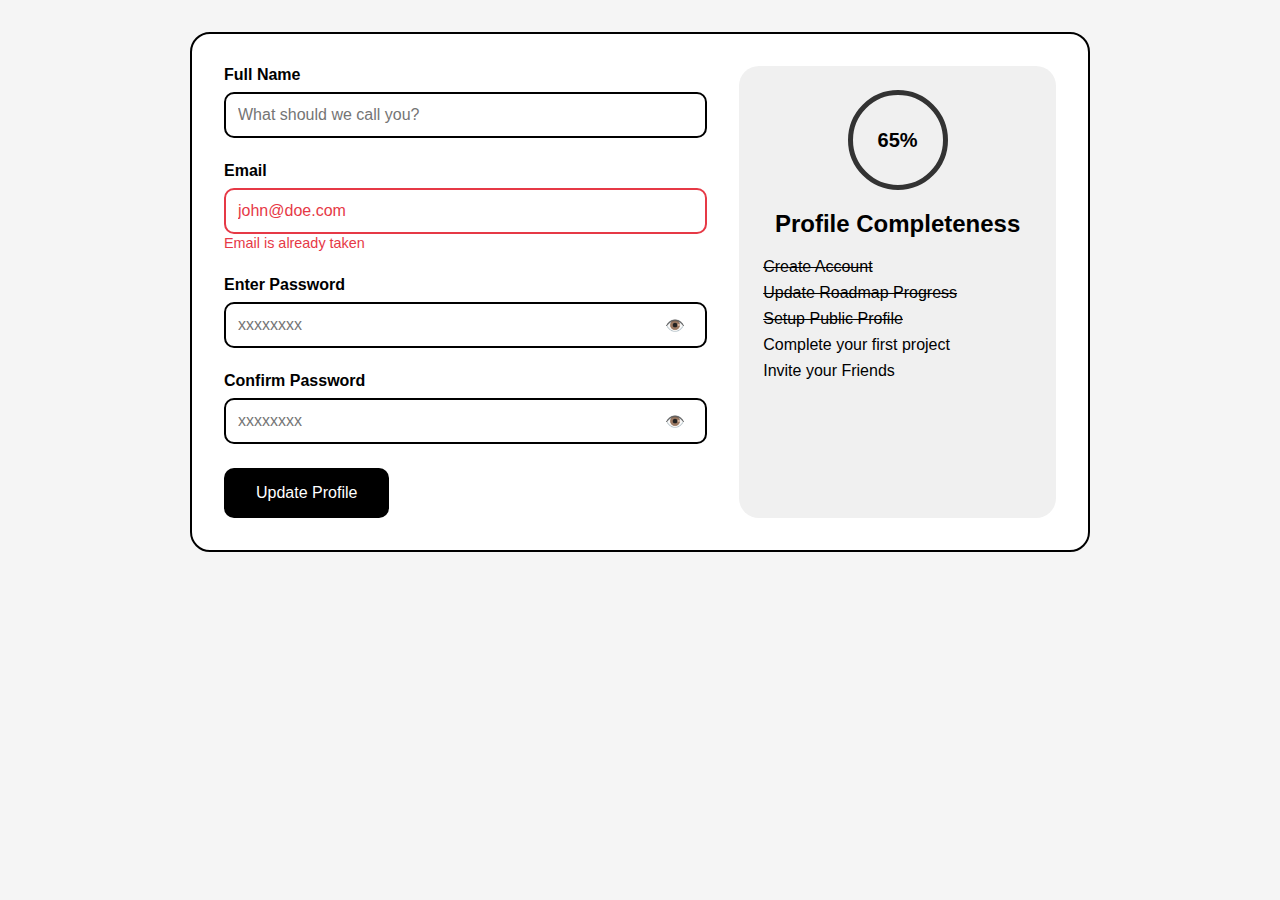
<file: frontend/accessible-form-ui/index.html>
<!DOCTYPE html>
<html lang="en">
<head>
  <meta charset="UTF-8" />
  <meta name="viewport" content="width=device-width, initial-scale=1.0" />
  <title>Profile Form</title>
  <link rel="stylesheet" href="style.css" />
</head>
<body>
  <main class="container">
    <form class="profile-form" aria-labelledby="form-title">
      <div class="form-left">
        <div class="form-group">
          <label for="fullname">Full Name</label>
          <input type="text" id="fullname" placeholder="What should we call you?" aria-required="true" />
        </div>

        <div class="form-group error">
          <label for="email">Email</label>
          <input type="email" id="email" value="john@doe.com" aria-invalid="true" aria-required="true" />
          <span class="error-message">Email is already taken</span>
        </div>

        <div class="form-group password-group">
          <label for="password">Enter Password</label>
          <div class="input-icon">
            <input type="password" id="password" placeholder="xxxxxxxx" aria-required="true" />
            <button type="button" aria-label="Show password" class="eye-btn">👁️</button>
          </div>
        </div>

        <div class="form-group password-group">
          <label for="confirm-password">Confirm Password</label>
          <div class="input-icon">
            <input type="password" id="confirm-password" placeholder="xxxxxxxx" aria-required="true" />
            <button type="button" aria-label="Show confirm password" class="eye-btn">👁️</button>
          </div>
        </div>

        <button type="submit" class="submit-btn">Update Profile</button>
      </div>

      <div class="form-right">
        <div class="progress-circle">
          <div class="circle">65%</div>
        </div>
        <h2>Profile Completeness</h2>
        <ul class="checklist">
          <li><del>Create Account</del></li>
          <li><del>Update Roadmap Progress</del></li>
          <li><del>Setup Public Profile</del></li>
          <li>Complete your first project</li>
          <li>Invite your Friends</li>
        </ul>
      </div>
    </form>
  </main>
</body>
</html>
</file>
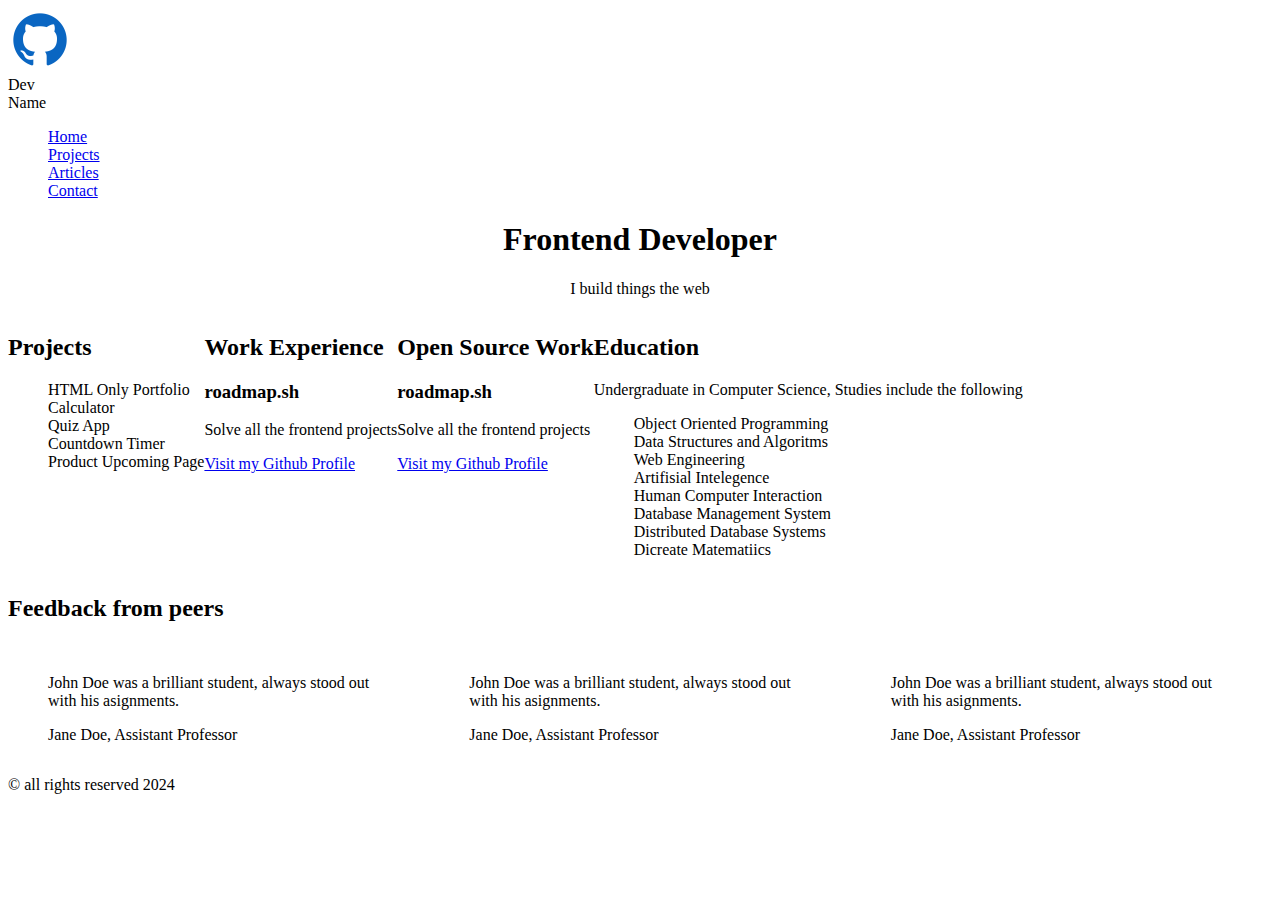
<file: frontend/basic-html-website/index.html>
<!DOCTYPE html>
<html lang="en">
<head>
    <meta charset="UTF-8">
    <meta name="viewport" content="width=device-width, initial-scale=1.0">
    <meta name="description" content="A Simple HTML only website">
    <meta name="keywords" content="Frontend Project, HTML, Roamap.sh">
    <meta name="description" content="A Simple HTML-only website fro roadmap.sh frontend">
    <meta name="keywords" content="HTML, CSS">
    <meta name="author" content="Willy">
    <link rel="stylesheet" href="style.css">
    <title>Single Page CV</title>
</head>
<body>
    <header>
        <div class="logo">
            <img width="64" src="source/github.png" alt="Logo">Dev Name
        </div>
        <nav>
            <ul>
                <li><a href="index.html">Home</a></li>
                <li><a href="project.html">Projects</a></li>
                <li><a href="articles.html">Articles</a></li>
                <li><a href="contact.html">Contact</a></li>
            </ul>
        </nav>
    </header>
    <div>
        <div class="head">
            <h1>Frontend Developer</h1>
            <p>I build things the web</p>
        </div>

    </div>
    <div class="container">
        <div class="content">
            <h2>Projects</h2>
            <ul>
                <li>HTML Only Portfolio</li>
                <li>Calculator</li>
                <li>Quiz App</li>
                <li>Countdown Timer</li>
                <li>Product Upcoming Page</li>
            </ul>
        </div>


        <div class="work-experience">
            <h2>Work Experience</h2>
            <article>
                <h3>roadmap.sh</h3>
                <p>Solve all the frontend projects</p>
                <a href="project.html">Visit my Github Profile</a>
            </article>
        </div>

        <div class="work-experience">
            <h2>Open Source Work</h2>
            <article>
                <h3>roadmap.sh</h3>
                <p>Solve all the frontend projects</p>
                <a href="project.html">Visit my Github Profile</a>
            </article>
        </div>


        <div class="education">
            <h2>Education</h2>
            <p>Undergraduate in Computer Science, Studies include the following</p>
            <ul>
                <li>Object Oriented Programming</li>
                <li>Data Structures and Algoritms</li>
                <li>Web Engineering</li>
                <li>Artifisial Intelegence</li>
                <li>Human Computer Interaction</li>
                <li>Database Management System</li>
                <li>Distributed Database Systems</li>
                <li>Dicreate Matematiics</li>
            </ul>
        </div>
    </div>
    
    <h2>Feedback from peers</h2>

    <div class="reviews">
        <blockquote>
            <p>John Doe was a brilliant student, always stood out with his asignments.</p>
            <footer>Jane Doe, Assistant Professor</footer>
        </blockquote>
        <blockquote>
            <p>John Doe was a brilliant student, always stood out with his asignments.</p>
            <footer>Jane Doe, Assistant Professor</footer>
        </blockquote>
        <blockquote>
            <p>John Doe was a brilliant student, always stood out with his asignments.</p>
            <footer>Jane Doe, Assistant Professor</footer>
        </blockquote>
    </div>
    <footer>
        <p>&copy; all rights reserved 2024</p>
    </footer>
</body>
</html>
</file>
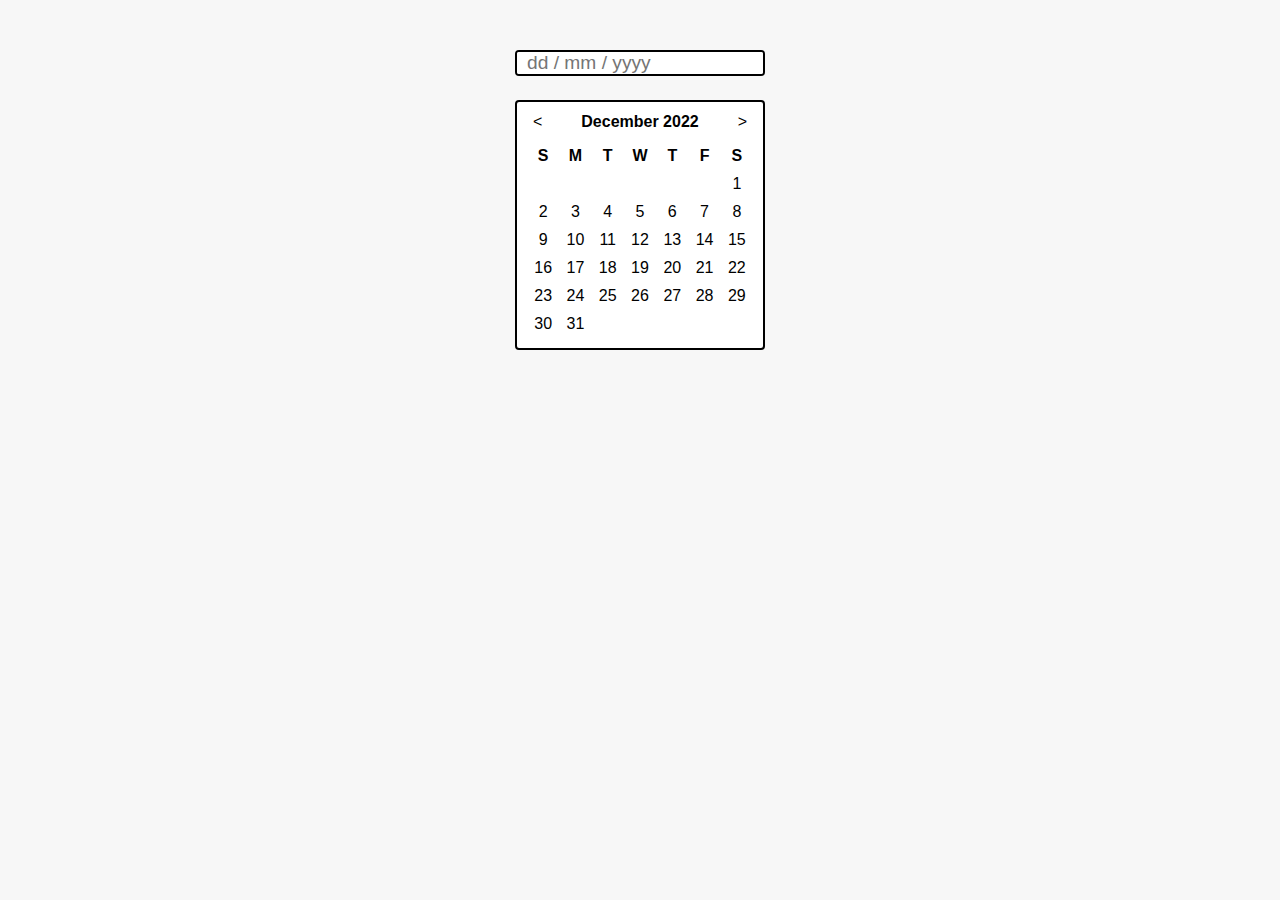
<file: frontend/datepicker-ui/index.html>
<!DOCTYPE html>
<html lang="en">
<head>
    <meta charset="UTF-8">
    <meta name="viewport" content="width=device-width, initial-scale=1.0">
    <title>Date Picker UI</title>
    <link rel="stylesheet" href="style.css">
</head>
<body>
    
    <div class="date-picker-wrapper">
        <div class="input-group">
            <input type="text" placeholder="dd / mm / yyyy">
            <button class="calendar-icon">📅</button>
        </div>
        <div class="calendar">
            <div class="calendar-header">
                <button>&lt;</button>
                <span>December 2022</span>
                <button>&gt;</button>
            </div>
            <div class="calendar-days">
                <div>S</div>
                <div>M</div>
                <div>T</div>
                <div>W</div>
                <div>T</div>
                <div>F</div>
                <div>S</div>
            </div>
            <div class="calendar-dates">
                <div class="empty"></div><div class="empty"></div><div class="empty"></div><div class="empty"></div><div class="empty"></div><div class="empty"></div>
                <div>1</div>
                <div>2</div>
                <div>3</div>
                <div>4</div>
                <div>5</div>
                <div>6</div>
                <div>7</div>
                <div>8</div>
                <div>9</div>
                <div>10</div>
                <div>11</div>
                <div>12</div>
                <div>13</div>
                <div>14</div>
                <div>15</div>
                <div>16</div>
                <div>17</div>
                <div>18</div>
                <div>19</div>
                <div>20</div>
                <div>21</div>
                <div>22</div>
                <div>23</div>
                <div>24</div>
                <div>25</div>
                <div>26</div>
                <div>27</div>
                <div>28</div>
                <div>29</div>
                <div>30</div>
                <div>31</div>
            </div>
        </div>
    </div>
</body>
</html>
</file>
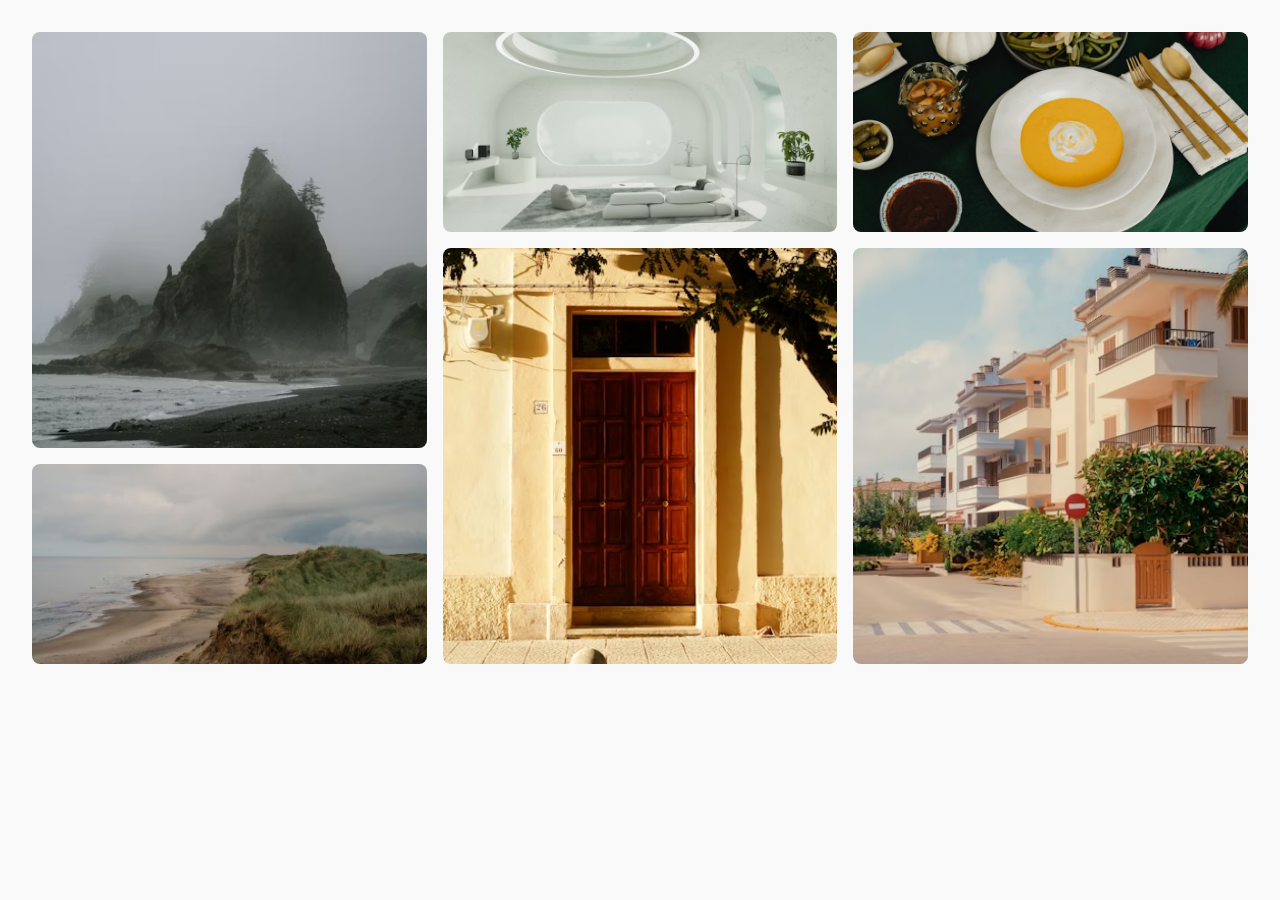
<file: frontend/image-grid-layout/index.html>
<!DOCTYPE html>
<html lang="en">
<head>
  <meta charset="UTF-8">
  <meta name="viewport" content="width=device-width, initial-scale=1.0">
  <title>Image Grid</title>
  <link rel="stylesheet" href="style.css">
</head>
<body>
  <div class="image-grid">
    <img src="/frontend/image-grid-layout/src/1.png" alt="Foggy rock" class="img-1">
    <img src="/frontend/image-grid-layout/src/2.png" alt="Futuristic room" class="img-2">
    <img src="/frontend/image-grid-layout/src/3.png" alt="Table with food" class="img-3">
    <img src="/frontend/image-grid-layout/src/red-dor.png" alt="Red door house" class="img-4">
    <img src="/frontend/image-grid-layout/src/5.png" alt="White apartments" class="img-5">
    <img src="/frontend/image-grid-layout/src/6.png" alt="Beach view from hill" class="img-6">
  </div>
</body>
</html>
</file>
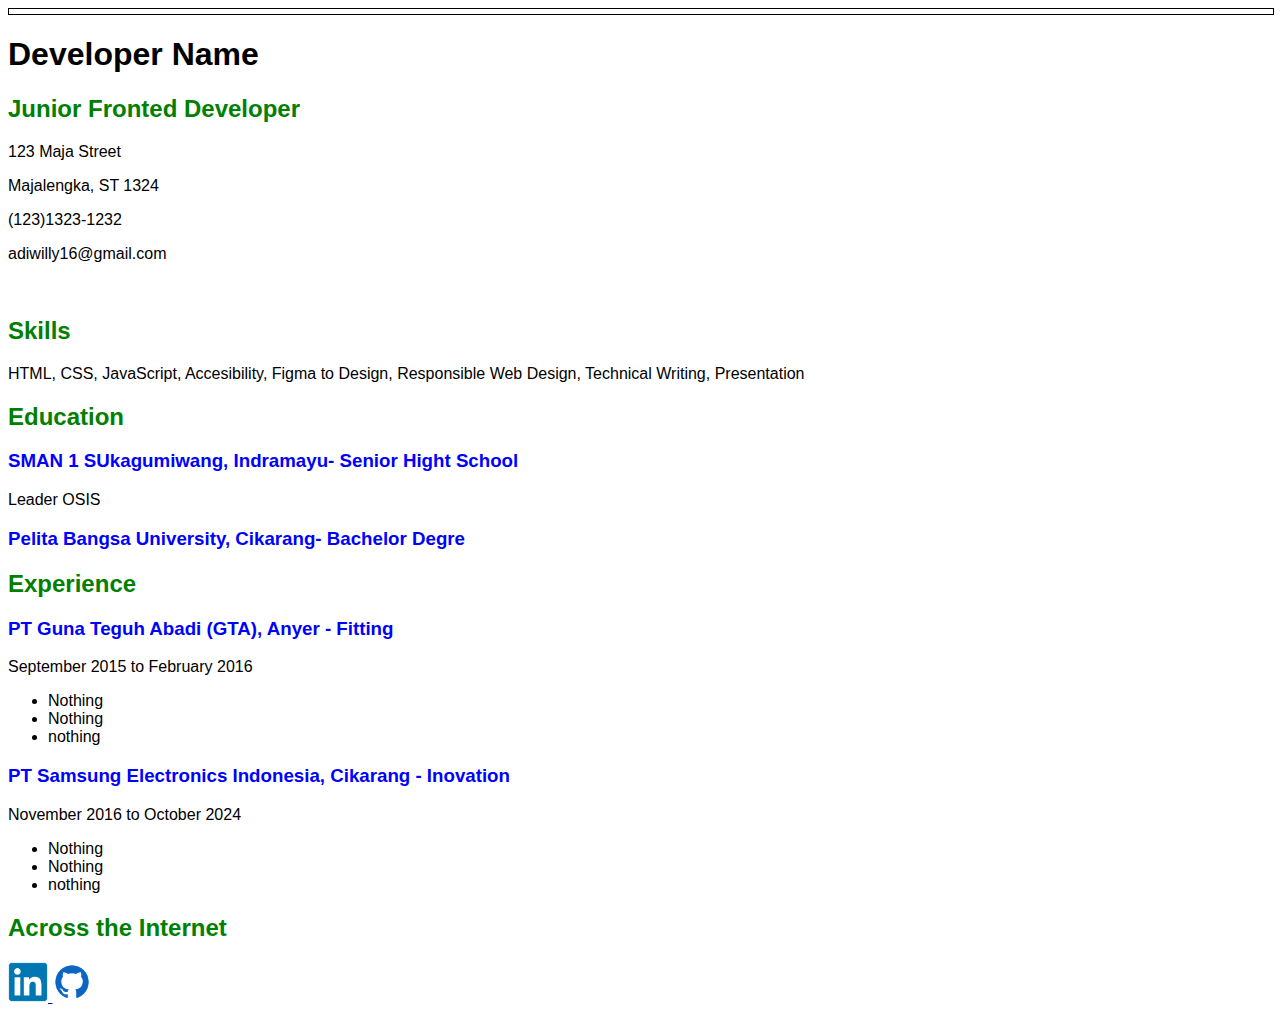
<file: frontend/single-page -cv/index.html>
<!DOCTYPE html>
<html lang="en">
<head>
    <meta charset="UTF-8">
    <meta name="viewport" content="width=device-width, initial-scale=1.0">
    <meta name="description" content="My Portofolio">
    <meta name="keywords" content="HTML, CSS, JavaScript">
    <title>Single Page CV</title>
    <style>
        body{
            font-family: sans-serif;
        }
        hr {
            color: black;
        width: 100%;
        height: 5px;
        border-style: solid;
        }
        h2 {
            color: green;
        }
        h3 {
            color: blue;
        }
        img {
            width: 40px;
            height: 40px;
        }
        p {
            line-height: normal;
        }
    </style>
</head>
<body>
    <div>
    <hr>
    <h1>Developer Name</h1>
    <h2>Junior Fronted Developer</h2>
    <p>123 Maja Street </p>
    <p>Majalengka, ST 1324</p>
    <p>(123)1323-1232</p>
    <p>adiwilly16@gmail.com</p><br>

    <h2>Skills</h2>
    <p>HTML, CSS, JavaScript, Accesibility, Figma to Design, Responsible Web Design, Technical Writing, Presentation</p>

    <h2>Education</h2>
    <h3>SMAN 1 SUkagumiwang, Indramayu- Senior Hight School</h3>
    <p>Leader OSIS</p>
    <h3>Pelita Bangsa University, Cikarang- Bachelor Degre</h3>

    <h2>Experience</h2>
    <h3>PT Guna Teguh Abadi (GTA), Anyer - Fitting</h3>
    <p>September 2015 to February 2016</p>
    <ul>
        <li>Nothing</li>
        <li>Nothing</li>
        <li>nothing</li>
    </ul>
    <h3>PT Samsung Electronics Indonesia, Cikarang - Inovation</h3>
    <p>November 2016 to October 2024</p>
    <ul>
        <li>Nothing</li>
        <li>Nothing</li>
        <li>nothing</li>
    </ul>
    <h2>Across the Internet</h2>
    <a href="https://www.linkedin.com/feed/">
    <img src="source/linkedin.png" alt="linkedin">
    </a>
    <a href="https://github.com/adiwilly">
    <img src="source/github.png" alt="github">
    </a>
    </div>
</body>
</html>
</file>
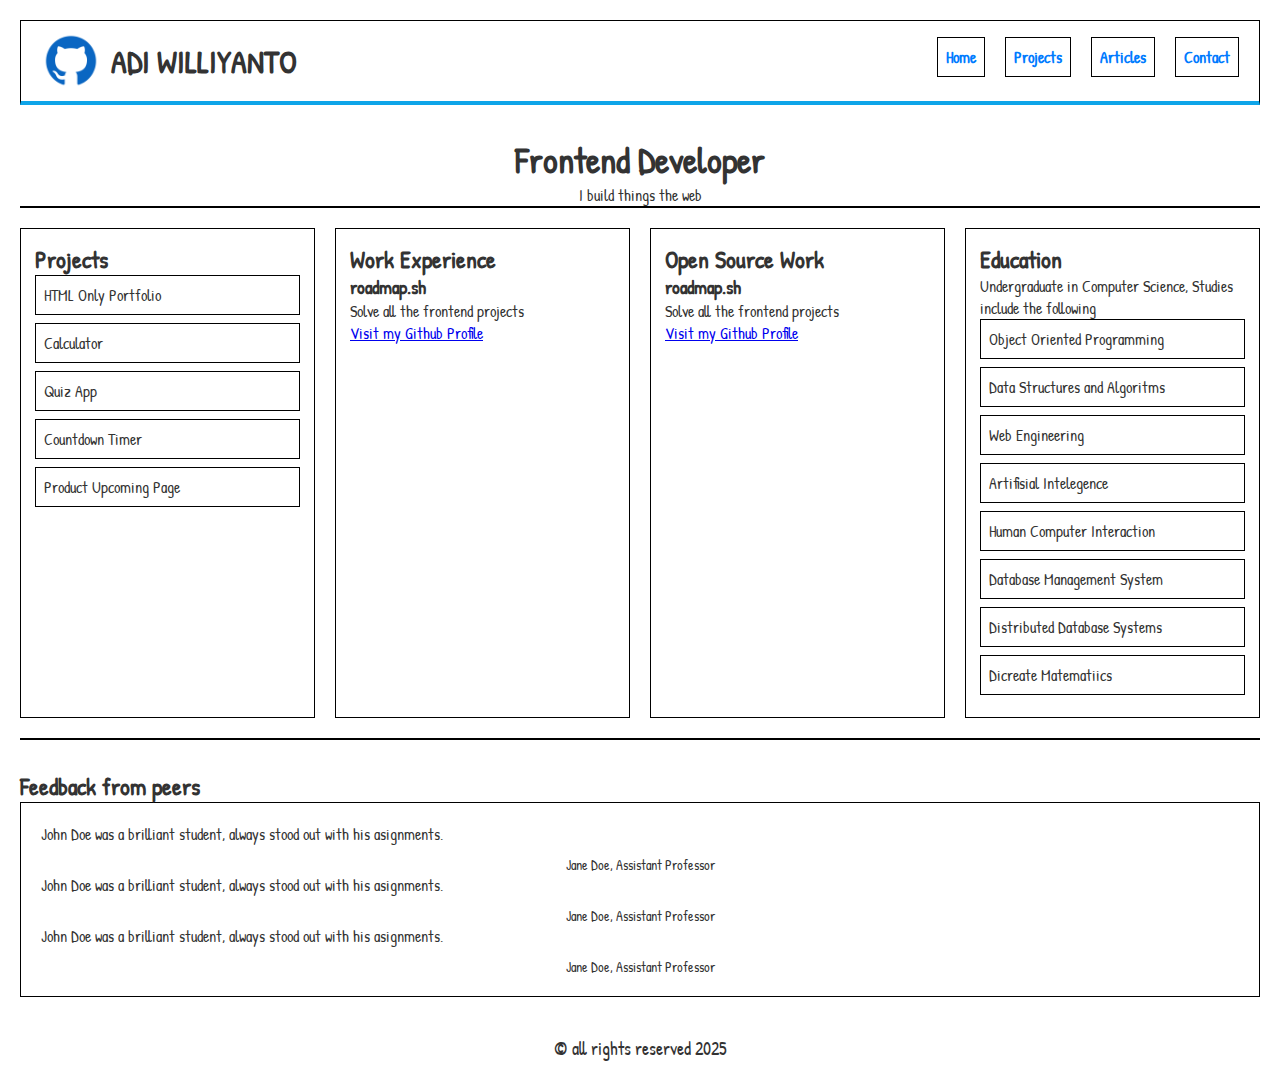
<file: frontend/frontend/basic-html-website/index.html>
<!DOCTYPE html>
<html lang="en">
<head>
    <meta charset="UTF-8">
    <meta name="viewport" content="width=device-width, initial-scale=1.0">
    <meta name="description" content="A Simple HTML only website">
    <meta name="keywords" content="Frontend Project, HTML, Roamap.sh">
    <meta name="description" content="A Simple HTML-only website fro roadmap.sh frontend">
    <meta name="keywords" content="HTML, CSS">
    <meta name="author" content="Willy">
    <link rel="stylesheet" href="style.css">
    <link href="https://fonts.googleapis.com/css2?family=Patrick+Hand&display=swap" rel="stylesheet">

    <title>Single Page CV</title>
</head>
<body>
    <header>
    <nav class="navbar">
        <div class="logo">
            <img width="64" src="source/github.png" alt="Logo"><span>ADI WILLIYANTO</span> 
        </div>
            <ul>
                <li><a href="index.html">Home</a></li>
                <li><a href="project.html">Projects</a></li>
                <li><a href="articles.html">Articles</a></li>
                <li><a href="contact.html">Contact</a></li>
            </ul>
    </nav>
    </header>
    <div>
        <div class="head">
            <h1>Frontend Developer</h1>
            <p>I build things the web</p>
        </div>

    </div>
    <div class="container">
        <div class="content">
            <h2>Projects</h2>
            <ul>
                <li>HTML Only Portfolio</li>
                <li>Calculator</li>
                <li>Quiz App</li>
                <li>Countdown Timer</li>
                <li>Product Upcoming Page</li>
            </ul>
        </div>


        <div class="work-experience">
            <h2>Work Experience</h2>
            <article>
                <h3>roadmap.sh</h3>
                <p>Solve all the frontend projects</p>
                <a href="project.html">Visit my Github Profile</a>
            </article>
        </div>

        <div class="work-experience">
            <h2>Open Source Work</h2>
            <article>
                <h3>roadmap.sh</h3>
                <p>Solve all the frontend projects</p>
                <a href="project.html">Visit my Github Profile</a>
            </article>
        </div>


        <div class="education">
            <h2>Education</h2>
            <p>Undergraduate in Computer Science, Studies include the following</p>
            <ul>
                <li>Object Oriented Programming</li>
                <li>Data Structures and Algoritms</li>
                <li>Web Engineering</li>
                <li>Artifisial Intelegence</li>
                <li>Human Computer Interaction</li>
                <li>Database Management System</li>
                <li>Distributed Database Systems</li>
                <li>Dicreate Matematiics</li>
            </ul>
        </div>
    </div>
    
    <h2>Feedback from peers</h2>

    <div class="reviews">
        <blockquote>
            <p>John Doe was a brilliant student, always stood out with his asignments.</p>
            <footer>Jane Doe, Assistant Professor</footer>
        </blockquote>
        <blockquote>
            <p>John Doe was a brilliant student, always stood out with his asignments.</p>
            <footer>Jane Doe, Assistant Professor</footer>
        </blockquote>
        <blockquote>
            <p>John Doe was a brilliant student, always stood out with his asignments.</p>
            <footer>Jane Doe, Assistant Professor</footer>
        </blockquote>
    </div>
    <footer>
        <p>&copy; all rights reserved 2025</p>
    </footer>
</body>
</html>
</file>
<file: frontend/accessible-form-ui/style.css>
* {
  box-sizing: border-box;
}

body {
  font-family: sans-serif;
  margin: 0;
  padding: 2rem;
  background: #f5f5f5;
}

.container {
  max-width: 900px;
  margin: auto;
  background: #fff;
  border: 2px solid #000;
  border-radius: 20px;
  padding: 2rem;
}

.profile-form {
  display: flex;
  flex-wrap: wrap;
  justify-content: space-between;
  gap: 2rem;
}

.form-left {
  flex: 1 1 55%;
}

.form-right {
  flex: 1 1 35%;
  background: #f0f0f0;
  padding: 1.5rem;
  border-radius: 20px;
  text-align: center;
}

.form-group {
  margin-bottom: 1.5rem;
}

label {
  display: block;
  font-weight: bold;
  margin-bottom: 0.5rem;
}

input {
  width: 100%;
  padding: 0.75rem;
  font-size: 1rem;
  border-radius: 10px;
  border: 2px solid #000;
}

input:focus {
  outline: 3px solid #007bff;
}

.input-icon {
  display: flex;
  align-items: center;
  position: relative;
}

.eye-btn {
  position: absolute;
  right: 1rem;
  background: none;
  border: none;
  font-size: 1rem;
  cursor: pointer;
}

.submit-btn {
  background: #000;
  color: #fff;
  padding: 1rem 2rem;
  font-size: 1rem;
  border: none;
  border-radius: 10px;
  cursor: pointer;
}

.submit-btn:hover {
  background: #333;
}

.error input {
  border-color: #e63946;
  color: #e63946;
}

.error-message {
  color: #e63946;
  font-size: 0.9rem;
}

.progress-circle {
  margin-bottom: 1rem;
}

.circle {
  border: 5px solid #333;
  border-radius: 50%;
  width: 100px;
  height: 100px;
  font-weight: bold;
  font-size: 1.25rem;
  display: flex;
  align-items: center;
  justify-content: center;
  margin: auto;
}

.checklist {
  list-style: none;
  padding: 0;
  margin-top: 1rem;
  text-align: left;
}

.checklist li {
  margin-bottom: 0.5rem;
}
</file>
<file: frontend/basic-html-website/style.css>
.logo {
    width: 10px;
}

nav ul li {
    list-style-type: none;
}
.head {
    text-align: center;
}

.container {
    display: flex;
}
div div ul li {
    list-style-type: none;
}

.reviews {
    display: flex;
}
</file>
<file: frontend/datepicker-ui/style.css>
body {
    font-family: Arial, Helvetica, sans-serif;
    display: flex;
    justify-content: center;
    margin-top: 50px;
    background: #f7f7f7;
}

.date-picker-wrapper {
    position: relative;
    width: 250px;
}

.input-group {
    display: flex;
    border: 2px solid #000;
    border-radius: 4px;
    overflow: hidden;
}

.input-group input {
    flex: 1;
    border: none;
    padding: 0 10px;
    cursor: pointer;
    font-size: 1.2rem;
}


.calendar {
  position: absolute;
  top: 50px;
  left: 0;
  width: 100%;
  background: white;
  border: 2px solid black;
  border-radius: 4px;
  padding: 10px;
  box-sizing: border-box;
}

.calendar-header {
  display: flex;
  justify-content: space-between;
  align-items: center;
  margin-bottom: 10px;
  font-weight: bold;
}

.calendar-header button {
  background: none;
  border: none;
  font-size: 1rem;
  cursor: pointer;
}

.calendar-days, .calendar-dates {
  display: grid;
  grid-template-columns: repeat(7, 1fr);
  text-align: center;
}

.calendar-days div {
  font-weight: bold;
  padding: 5px 0;
}

.calendar-dates div {
  padding: 5px 0;
}

.empty {
  visibility: hidden;
}
</file>
<file: frontend/image-grid-layout/style.css>
* {
  box-sizing: border-box;
  margin: 0;
  padding: 0;
}

body {
  padding: 2rem;
  background-color: #f9f9f9;
  font-family: sans-serif;
}

.image-grid {
  display: grid;
  gap: 1rem;
  grid-template-columns: repeat(3, 1fr);
  grid-auto-rows: 200px;
  grid-template-areas:
    "img1 img2 img3"
    "img1 img4 img5"
    "img6 img4 img5";
}

.image-grid img {
  width: 100%;
  height: 100%;
  object-fit: cover;
  border-radius: 8px;
}

.img-1 { grid-area: img1; }
.img-2 { grid-area: img2; }
.img-3 { grid-area: img3; }
.img-4 { grid-area: img4; }
.img-5 { grid-area: img5; }
.img-6 { grid-area: img6; }

@media (max-width: 768px) {
  .image-grid {
    grid-template-columns: repeat(2, 1fr);
    grid-template-areas:
      "img1 img1"
      "img2 img3"
      "img4 img5"
      "img6 img6";
  }
}
</file>
<file: frontend/frontend/basic-html-website/style.css>
* {
    box-sizing: border-box;
    margin: 0;
    padding: 0;
}
body {
    margin: 0;
    font-family: 'Patrick Hand', cursive;
    color: #333;
    background-color: #ffffff;
    padding: 20px;
}

.navbar {
    display: flex;
    justify-content: space-between;
    align-items: center;
    border: 1px solid #000;
    padding: 10px 20px;
    border-bottom: 4px solid #0ea5e9;
}


.logo {
    display: flex;
    align-items: center;
    font-weight: bold;
    font-size: 2rem;
}

.logo img {
    width: 60px;
    height: 60px;
    margin-right: 10px;
}

.navbar ul{
    list-style: none;
    display: flex;
    gap: 20px;
}


.navbar a {
    text-decoration: none;
    color: #007bff;
    font-weight: bold;
}

.navbar ul li a:hover {
    text-decoration: underline;
    color: hotpink;
}

.head {
    text-align: center;
    margin-top: 30px;
}

.head h1 {
    font-size: 36px;
}

.container {
    display: grid;
    grid-template-columns: 1fr 1fr 1fr 1fr; 
    gap: 20px;
    border-top: 2px solid #000;
    border-bottom: 2px solid #000;
    padding: 20px 0;
    margin-bottom: 30px;
}

.container > div {
    border: 1px solid #000;
    padding: 14px;
}

.container h2 {
    margin-bottom: none;
}

ul {
    list-style: none;
    padding-left: 0;
}

ul li {
    border: 1px solid #000;
    padding: 8px;
    margin-bottom: 8px;
}

.reviews {
    border: 1px solid #000;
    padding: 20px;
}

.reviews h2 {
    margin-bottom: 20px;
}

.reviews blackquote {
    border: 1 px solid #000;
    padding: 15px;
    margin-bottom: 20px;
    border-radius: 15px;
    background-color: #f9f9f9;
}

.reviews footer{
    margin-top: 10px;
    font-size: 0.9em;
    color: 999;
}
footer {
    text-align: center;
    margin-top: 40px;
    font-size: 1.1em;
}
</file>
